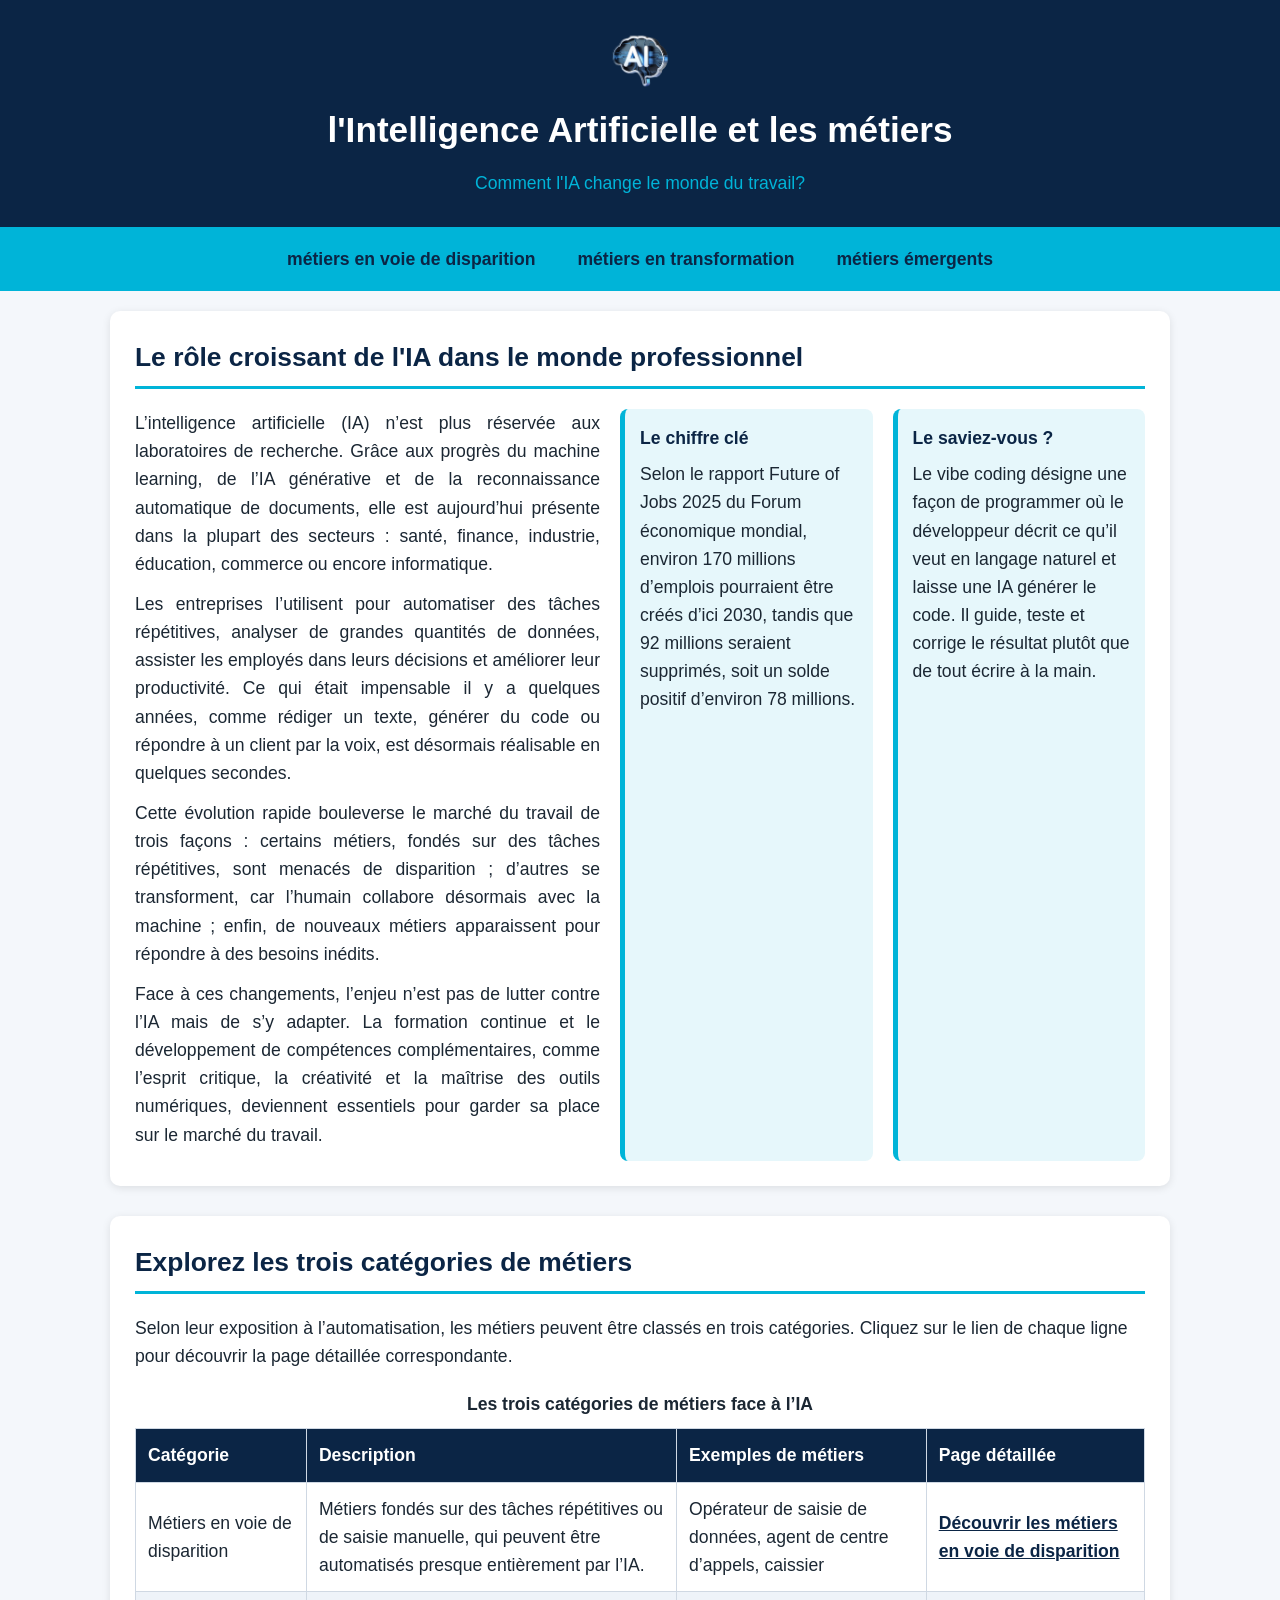
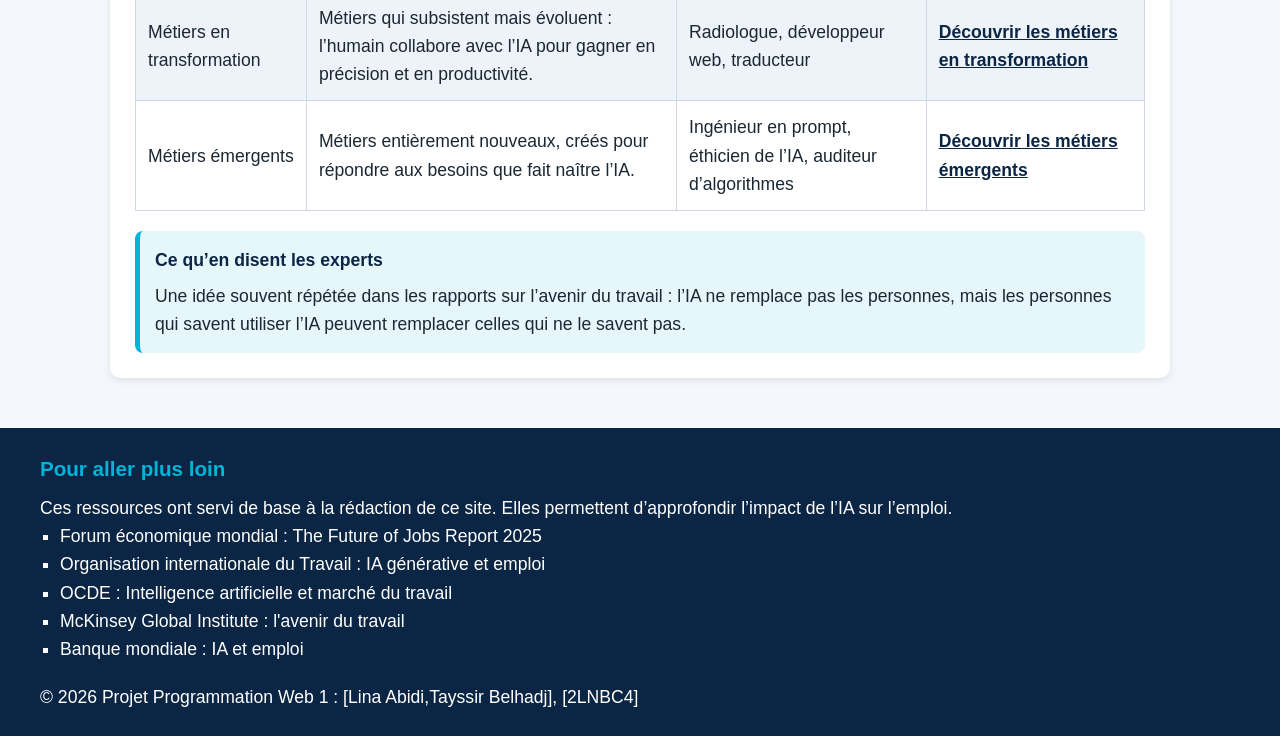
<file: index.html>
<!DOCTYPE html>
<html lang='fr'>
<head>
    <meta charset='utf-8'>
    <meta name='viewport' content='width=device-width, initial-scale=1'>
    <title>L’IA et les métiers</title>
    <link rel='stylesheet' href='style-index.css'>
</head>
<body>
    <header>
        <img src="./images/ai-logo-cutout.png" alt="Logo du site" class="logo">
        <h1>l'Intelligence Artificielle et les métiers</h1>
        <p>Comment l'IA change le monde du travail?</p>
    </header>
    <nav>
        <ul>
            <li><a href="disparition.html">métiers en voie de disparition</a></li>
            <li><a href="transformation.html">métiers en transformation</a></li>
            <li><a href="emergents.html">métiers émergents</a></li>
        </ul>
    </nav>
    <main>
        <section>
            <h2>Le rôle croissant de l'IA dans le monde professionnel</h2>
            <article>
                <p>L’intelligence artificielle (IA) n’est plus réservée aux laboratoires de recherche. Grâce aux progrès du machine learning, 
                    de l’IA générative et de la reconnaissance automatique de documents, elle est aujourd’hui présente dans la plupart 
                    des secteurs : santé, finance, industrie, éducation, commerce ou encore informatique.</p>
                    <p>Les entreprises l’utilisent pour automatiser des tâches répétitives, analyser de grandes quantités de données,
                         assister les employés dans leurs décisions et améliorer leur productivité. Ce qui était impensable il y a quelques années, 
                         comme rédiger un texte, générer du code ou
                         répondre à un client par la voix, est désormais réalisable en quelques secondes.</p>
                         <p>Cette évolution rapide bouleverse le marché du travail de trois façons : 
                            certains métiers, fondés sur des tâches répétitives, sont menacés de disparition ; d’autres se transforment, 
                            car l’humain collabore désormais avec la machine ; enfin, 
                            de nouveaux métiers apparaissent pour répondre à des besoins inédits.</p>
                            <p>Face à ces changements, l’enjeu n’est pas de lutter contre l’IA mais de s’y adapter. La formation continue et le développement de compétences
                                 complémentaires, comme l’esprit critique, la créativité et 
                                la maîtrise des outils numériques, deviennent essentiels pour garder sa place sur le marché du travail.</p>
            </article>
            <aside ><h4>Le chiffre clé</h4>
            <p>Selon le rapport Future of Jobs 2025 du Forum économique mondial, environ 170 millions d’emplois pourraient être créés d’ici 2030, tandis que 92 millions seraient supprimés, soit un solde positif d’environ 78 millions.
</p>
            </aside>
            <aside><h4>Le saviez-vous ?</h4>
            <p>Le vibe coding désigne une façon de programmer où le développeur décrit ce qu’il veut en
                 langage naturel et laisse une IA générer le code. 
                Il guide, teste et corrige le résultat plutôt que de tout écrire à la main.</p></aside>
        </section>
        <section>
            <h2>Explorez les trois catégories de métiers</h2>
            <p>Selon leur exposition à l’automatisation, les métiers peuvent être classés en trois catégories. 
                Cliquez sur le lien de chaque ligne pour découvrir la page détaillée correspondante.</p>
                <table > 
                    <caption>Les trois catégories de métiers face à l’IA</caption>
                    <thead>
                        <tr>
                            <th>Catégorie</th>
                            <th>Description</th>
                            <th>Exemples de métiers</th>
                            <th>Page détaillée</th>
                        </tr>
                    </thead>
                    <tbody>
                    <tr>
                        <td>Métiers en voie de disparition</td>
                        <td><p>Métiers fondés sur des tâches répétitives ou
                             de saisie manuelle,
                             qui peuvent être automatisés presque entièrement par l’IA.</p></td>
                        <td>Opérateur de saisie de données,
                             agent de centre d’appels, caissier</td>
                        <td><a href="disparition.html">Découvrir les métiers en voie de disparition </a></td>
                    </tr>
                    <tr>
                        <td>Métiers en transformation</td>
                        <td>Métiers qui subsistent mais évoluent : l’humain collabore 
                            avec l’IA pour gagner en précision et en productivité.</td>
                        <td>Radiologue, développeur web, traducteur</td>
                        <td><a href="transformation.html">Découvrir les métiers en transformation </a></td>
                    </tr>
                    <tr>
                        <td>Métiers émergents</td>
                        <td>Métiers entièrement nouveaux,
                             créés pour répondre aux besoins que fait naître l’IA.</td>
                        <td>Ingénieur en prompt, éthicien de l’IA, auditeur d’algorithmes</td>
                        <td><a href="emergents.html">Découvrir les métiers émergents </a></td>
                    </tr>
                </tbody>
                </table>
                <aside>
                    <h4>Ce qu’en disent les experts</h4>
                    <p>Une idée souvent répétée dans les rapports sur l’avenir du travail : l’IA ne remplace pas les personnes, mais les personnes qui savent utiliser l’IA peuvent remplacer celles qui ne le savent pas.
</p>
                </aside>
        </section>
    </main>
    <footer>
        <div>
        <h3>Pour aller plus loin</h3>
        <p>Ces ressources ont servi de base à la rédaction de ce site.
             Elles permettent d’approfondir l’impact de l’IA sur l’emploi.</p>
             <ul>
      <li>
        <a href="https://www.weforum.org/" target="_blank" rel="noopener">
          Forum économique mondial : The Future of Jobs Report 2025
        </a>
      </li>
      <li>
        <a href="https://www.ilo.org/" target="_blank" rel="noopener">
          Organisation internationale du Travail : IA générative et emploi
        </a>
      </li>
      <li>
        <a href="https://www.oecd.org/" target="_blank" rel="noopener">
          OCDE : Intelligence artificielle et marché du travail
        </a>
      </li>
      <li>
        <a href="https://www.mckinsey.com/" target="_blank" rel="noopener">
          McKinsey Global Institute : l'avenir du travail
        </a>
      </li>
      <li>
        <a href="https://www.worldbank.org/" target="_blank" rel="noopener">
          Banque mondiale : IA et emploi
        </a>
      </li>
    </ul></div>
    <div>
        <p>&copy; 2026 Projet Programmation Web 1 : [Lina Abidi,Tayssir Belhadj], [2LNBC4]</p>
    </div>
    </footer>
</body>
</html>
</file>
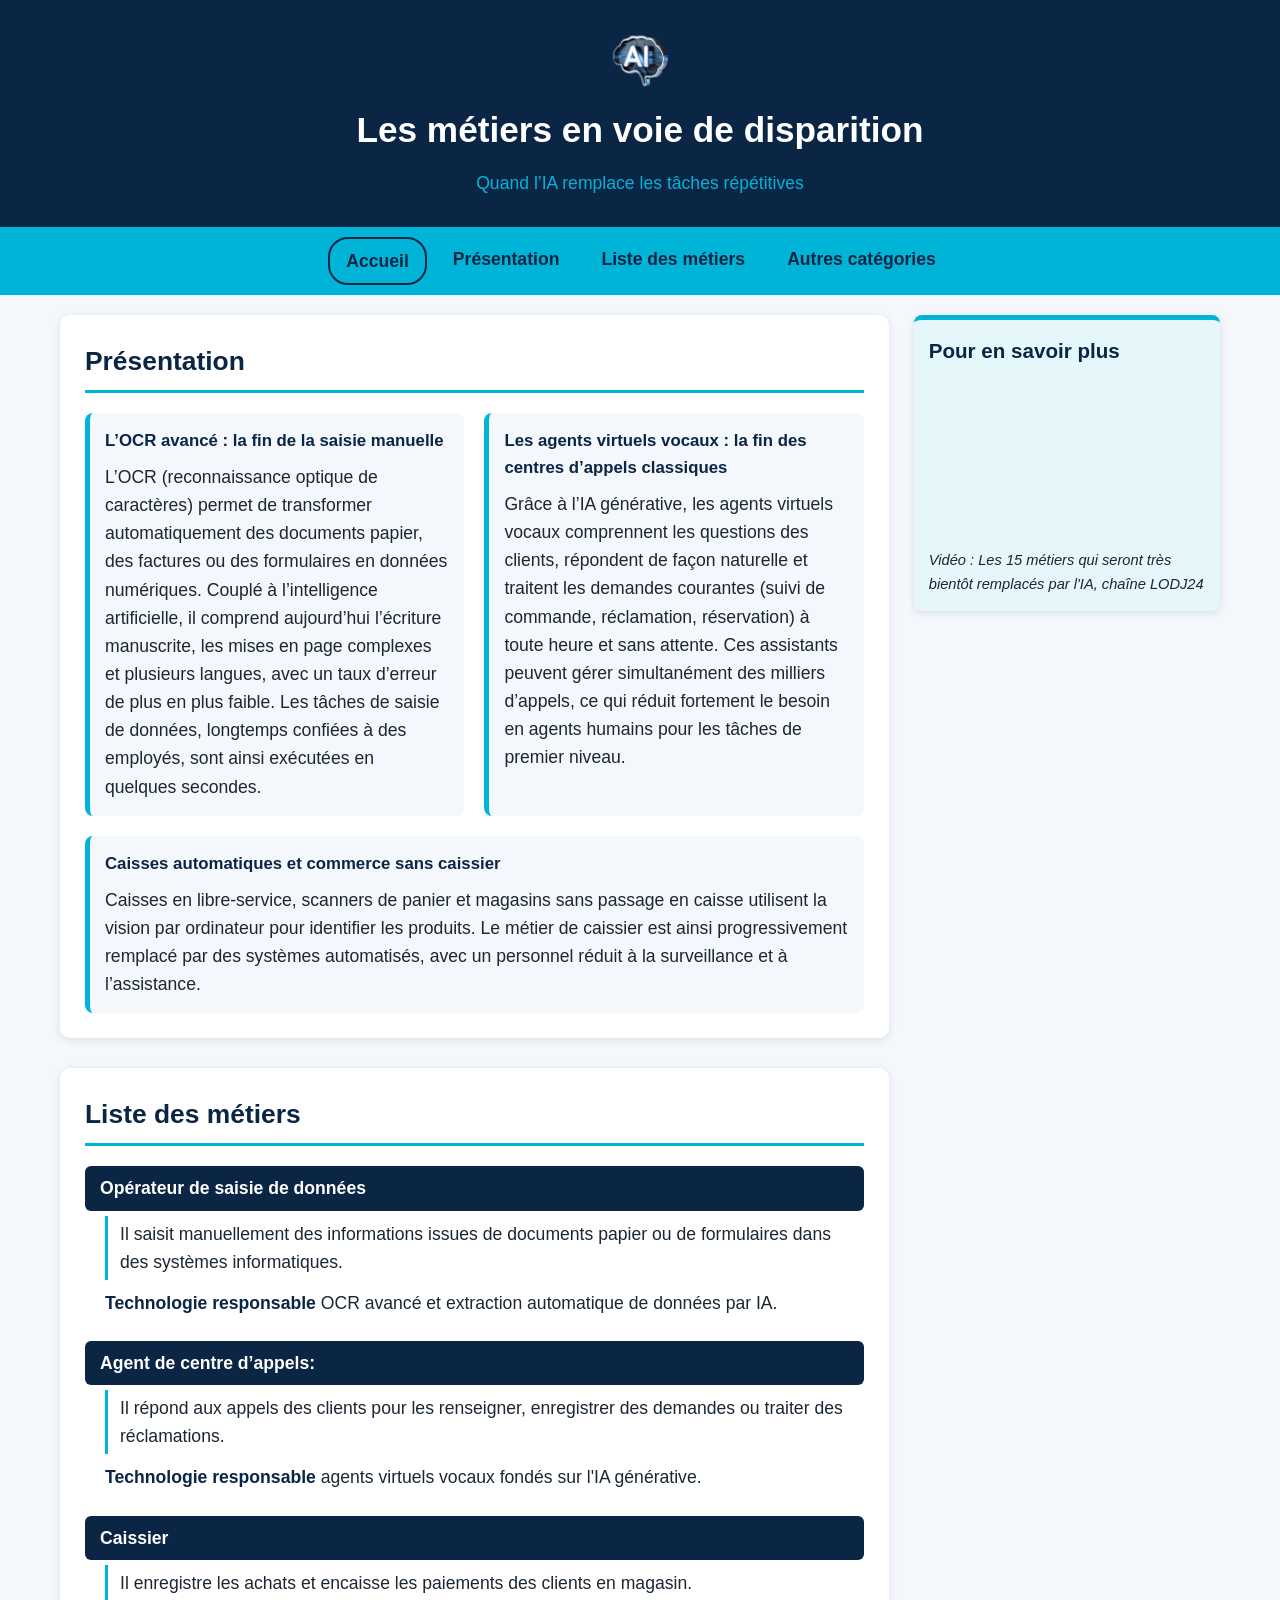
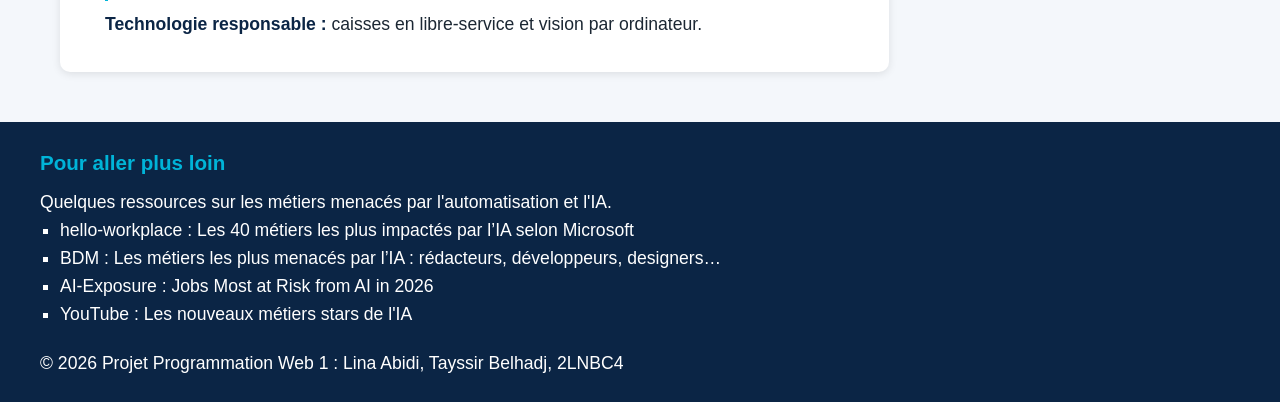
<file: disparition.html>
<!DOCTYPE html>
<html lang='fr'>
<head>
    <meta charset='utf-8'>
    <meta name='viewport' content='width=device-width, initial-scale=1'>
    <title>Métiers en voie de disparition </title>
    <link rel='stylesheet' href='style-categories.css'>
</head>
<body>
    <header>
        <img src="./images/ai-logo-cutout.png" alt="Logo du site" class="logo">
        <h1>Les métiers en voie de disparition</h1>
        <p>Quand l’IA remplace les tâches répétitives</p>
    </header>
    <nav>
        <ul>
            <li><a href="index.html">Accueil</a></li>
            <li><a href="#presentation">Présentation</a></li>
            <li><a href="#liste">Liste des métiers</a></li>
            <li><a href="transformation.html">Autres catégories</a></li>
        </ul>
    </nav>
    <main>
        <div>
    <section id="presentation">
        <h2>Présentation</h2>
        <article>
        <h3>L’OCR avancé : la fin de la saisie manuelle</h3>
        <p>L’OCR (reconnaissance optique de caractères) permet de transformer automatiquement des documents papier, des factures ou des 
            formulaires en données numériques. Couplé à l’intelligence artificielle, il comprend aujourd’hui l’écriture manuscrite, 
            les mises en page complexes et plusieurs langues, avec un taux d’erreur de plus en plus faible.
             Les tâches de saisie de données, longtemps confiées à des employés, sont ainsi exécutées en quelques secondes.</p>
        </article>
        <article>
            <h3>Les agents virtuels vocaux : la fin des centres d’appels classiques</h3>
            <p>Grâce à l’IA générative, les agents virtuels vocaux comprennent les questions des clients,
                 répondent de façon naturelle et traitent les demandes courantes (suivi de commande, réclamation, réservation)
                  à toute heure et sans attente. Ces assistants peuvent gérer simultanément des milliers d’appels, ce qui réduit
                 fortement le besoin en agents humains pour les tâches de premier niveau.</p>
        </article>
        <article>
            <h3>Caisses automatiques et commerce sans caissier</h3>
            <p>Caisses en libre-service, scanners de panier et magasins sans passage en caisse utilisent la vision par ordinateur pour identifier les produits. 
                Le métier de caissier est ainsi progressivement remplacé par des systèmes automatisés, avec un personnel réduit à la surveillance et à l’assistance.</p>
        </article>
    </section>
    <section id="liste">
        <h2>Liste des métiers</h2>
        <dl>
            <dt>Opérateur de saisie de données</dt>
            <dd>Il saisit manuellement des informations
                 issues de documents papier ou de formulaires dans 
                 des systèmes informatiques.</dd>
                 <dd><strong>Technologie responsable </strong> OCR avancé et extraction
            automatique de données par IA.</dd>
            <dt>Agent de centre d’appels:</dt>
            <dd>Il répond aux appels des clients pour les renseigner, enregistrer
            des demandes ou traiter des réclamations.</dd>
            <dd>
                <strong>Technologie responsable </strong> agents virtuels vocaux
            fondés sur l'IA générative.
            </dd>
            <dt>Caissier</dt>
            <dd>Il enregistre les achats et encaisse les paiements des clients en
            magasin.</dd>
            <dd>
                <strong>Technologie responsable :</strong> caisses en libre-service
            et vision par ordinateur.
            </dd>
        </dl>
    </section></div>
    <aside>
    <h3>Pour en savoir plus</h3>
    <iframe width="100%" src="https://www.youtube.com/embed/xiO8eTJX73w?si=bsoVnQgo_3bEn0ZY" title="Vidéo sur les métiers remplacés par l'IA"
     frameborder="0" allow="accelerometer; autoplay; clipboard-write; encrypted-media; gyroscope; picture-in-picture; web-share" referrerpolicy="strict-origin-when-cross-origin" allowfullscreen></iframe>
    <p><small>Vidéo : Les 15 métiers qui seront très bientôt remplacés par l'IA, chaîne LODJ24</small></p>
</aside>
</main>
<footer>
    <div>
        <h3>Pour aller plus loin</h3>
        <p>Quelques ressources sur les métiers menacés par l'automatisation et l'IA.</p>
        <ul>
            <li>
                <a href="https://www.helloworkplace.fr/metiers-impact-ia-microsoft/" target="_blank" rel="noopener">
                    hello-workplace : Les 40 métiers les plus impactés par l’IA selon Microsoft
                </a>
            </li>
            <li>
                <a href="https://www.blogdumoderateur.com/metiers-menaces-ia-redacteurs-developpeurs-designers/" target="_blank" rel="noopener">
                    BDM : Les métiers les plus menacés par l’IA : rédacteurs, développeurs, designers…
                </a>
            </li>
            <li>
                <a href="https://www.aiexposure.org/jobs-most-at-risk-from-ai" target="_blank" rel="noopener">
AI-Exposure : Jobs Most at Risk from AI in 2026</a>
            </li>
            <li>
                <a href="https://www.youtube.com/watch?v=1OGvTh7s0wU" target="_blank" rel="noopener">
                    YouTube : Les nouveaux métiers stars de l'IA

                </a>
            </li>
        </ul>
    </div>
    <div>
        <p>&copy; 2026 Projet Programmation Web 1 : Lina Abidi, Tayssir Belhadj, 2LNBC4</p>
    </div>
</footer>
</body>
</html>
</file>
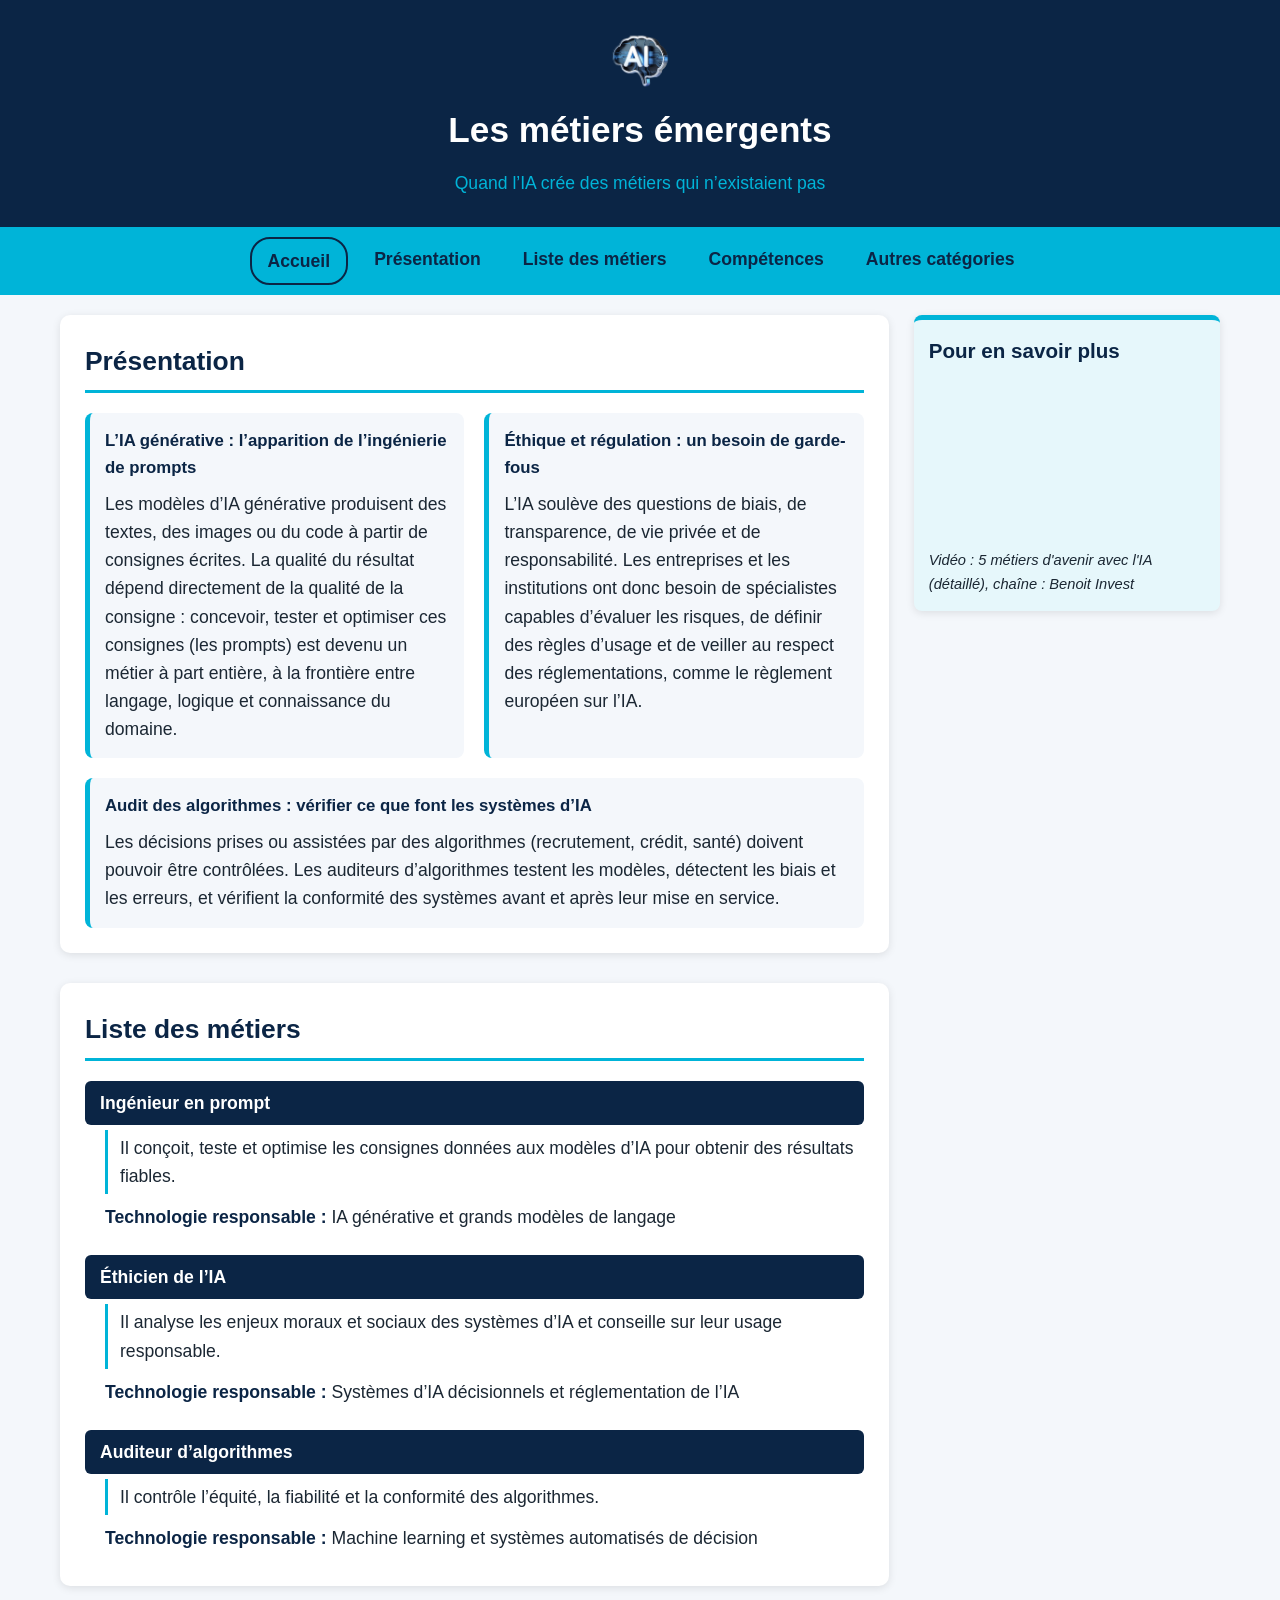
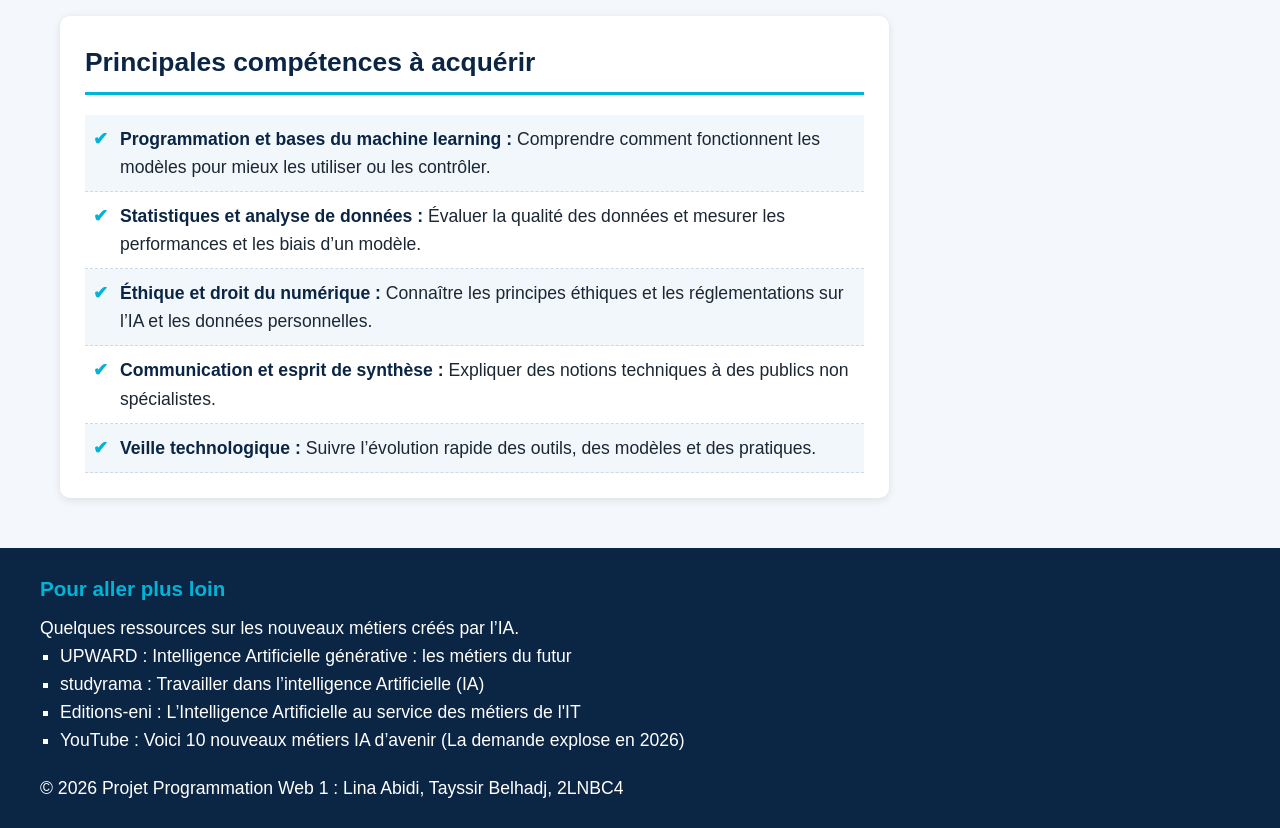
<file: emergents.html>
<!DOCTYPE html>
<html lang='fr'>
<head>
    <meta charset='utf-8'>
    <meta name='viewport' content='width=device-width, initial-scale=1'>
    <title>Métiers émergents</title>
    <link rel='stylesheet' href='style-categories.css'>
</head>
<body>
    <header>
        <img src="./images/ai-logo-cutout.png" alt="Logo du site" class="logo">
        <h1>Les métiers émergents</h1>
        <p>Quand l’IA crée des métiers qui n’existaient pas</p>
    </header>
    <nav>
        <ul>
            <li><a href="index.html">Accueil</a></li>
            <li><a href="#presentation">Présentation</a></li>
            <li><a href="#liste">Liste des métiers</a></li>
            <li><a href="#competences">Compétences</a></li>
            <li><a href="disparition.html">Autres catégories</a></li>
        </ul>
    </nav>
    <main>
        <div>
    <section id="presentation">
        <h2>Présentation</h2>
        <article>
        <h3>L’IA générative : l’apparition de l’ingénierie de prompts</h3>
        <p>Les modèles d’IA générative produisent des textes, des images ou du code
             à partir de consignes écrites. La qualité du résultat dépend directement de la qualité de la consigne : concevoir, tester et optimiser ces consignes (les prompts) est devenu un métier à part entière, 
            à la frontière entre langage, logique et connaissance du domaine.</p>
        </article>
        <article>
            <h3>Éthique et régulation : un besoin de garde-fous</h3>
            <p>L’IA soulève des questions de biais, de transparence, de vie privée et de responsabilité. Les entreprises et les institutions ont donc besoin de spécialistes capables d’évaluer les risques, de définir des règles d’usage
                 et de veiller au respect des réglementations, comme le règlement européen sur l’IA.</p>
        </article>
        <article>
            <h3>Audit des algorithmes : vérifier ce que font les systèmes d’IA</h3>
            <p>Les décisions prises ou assistées par des algorithmes (recrutement, crédit, santé) doivent pouvoir être contrôlées. Les auditeurs d’algorithmes testent les modèles, 
                détectent les biais et les erreurs, et vérifient la conformité des systèmes avant et après leur mise en service.</p>
        </article>
    </section>
    <section id="liste">
        <h2>Liste des métiers</h2>
        <dl>
            <dt>Ingénieur en prompt</dt>
            <dd>Il conçoit, teste et optimise les consignes
                 données aux modèles d’IA pour obtenir des résultats fiables.</dd>
            <dd><strong>Technologie responsable : </strong> 
                    IA générative et grands modèles de langage</dd>
            <dt>Éthicien de l’IA</dt>
            <dd>Il analyse les enjeux moraux et sociaux des systèmes d’IA et conseille sur leur usage responsable.</dd>
            <dd>
                <strong>Technologie responsable : </strong> 
Systèmes d’IA décisionnels et réglementation de l’IA            </dd>
            <dt>Auditeur d’algorithmes</dt>
            <dd>Il contrôle l’équité, la fiabilité et la conformité des algorithmes.</dd>
            <dd>
                <strong>Technologie responsable : </strong> 
                Machine learning et systèmes automatisés de décision
            </dd>
        </dl>
    </section>
    <section id="competences">
        <h2>Principales compétences à acquérir</h2>
        <ul>
            <li><strong>Programmation et bases du machine learning : </strong>Comprendre comment fonctionnent les modèles pour mieux les utiliser ou les contrôler.</li>
            <li><strong>Statistiques et analyse de données : </strong>Évaluer la qualité des données et mesurer les performances et les biais d’un modèle.</li>
            <li><strong>Éthique et droit du numérique : </strong>Connaître les principes éthiques et les réglementations sur l’IA et les données personnelles.</li>
            <li><strong>Communication et esprit de synthèse : </strong>Expliquer des notions techniques à des publics non spécialistes.</li>
            <li><strong>Veille technologique : </strong>Suivre l’évolution rapide des outils, des modèles et des pratiques.</li>
        </ul>
    </section>
</div>
    <aside>
    <h3>Pour en savoir plus</h3>
<iframe width="560" height="315" src="https://www.youtube.com/embed/1PEgDy7wGMM?si=3QyxNwwBjnfKhgxg" title="5 métiers d'avenir avec l'IA (détaillé)"  allow="accelerometer; autoplay; clipboard-write; encrypted-media; gyroscope; picture-in-picture; web-share" referrerpolicy="strict-origin-when-cross-origin" allowfullscreen></iframe>    
<p><small>Vidéo : 5 métiers d'avenir avec l'IA (détaillé), chaîne : Benoit Invest</small></p>
</aside>
</main>
<footer>
    <div>
        <h3>Pour aller plus loin</h3>
<p>Quelques ressources sur les nouveaux métiers créés par l’IA.</p>
        <ul>
            <li>
                <a href="https://www.groupe-upward.fr/blog/les-nouveaux-metiers-de-lia/" target="_blank" rel="noopener">
                    UPWARD : Intelligence Artificielle générative : les métiers du futur
                </a>
            </li>
            <li>
                <a href="https://www.studyrama.com/formations/fiches-metiers/intelligence-artificielle-ia" target="_blank" rel="noopener">
                    studyrama : Travailler dans l’intelligence Artificielle (IA) 
                </a>
            </li>
            <li>
                <a href="https://www.editions-eni.fr/livre/l-intelligence-artificielle-au-service-des-metiers-de-l-it-comprendre-et-maitriser-la-revolution-ia-9782409049699/les-nouveaux-metiers-de-l-ia-pour-l-it" target="_blank" rel="noopener">
Editions-eni : L’Intelligence Artificielle au service des métiers de l'IT</a>
            </li>
            <li>
                <a href="https://youtu.be/6L7XD5pvfP8?si=LYRB3wzYgCZgABPp" target="_blank" rel="noopener">
                    YouTube : Voici 10 nouveaux métiers IA d’avenir (La demande explose en 2026)
                </a>
            </li>
        </ul>
    </div>
    <div>
        <p>&copy; 2026 Projet Programmation Web 1 : Lina Abidi, Tayssir Belhadj, 2LNBC4</p>
    </div>
</footer>
</body>
</html>
</file>
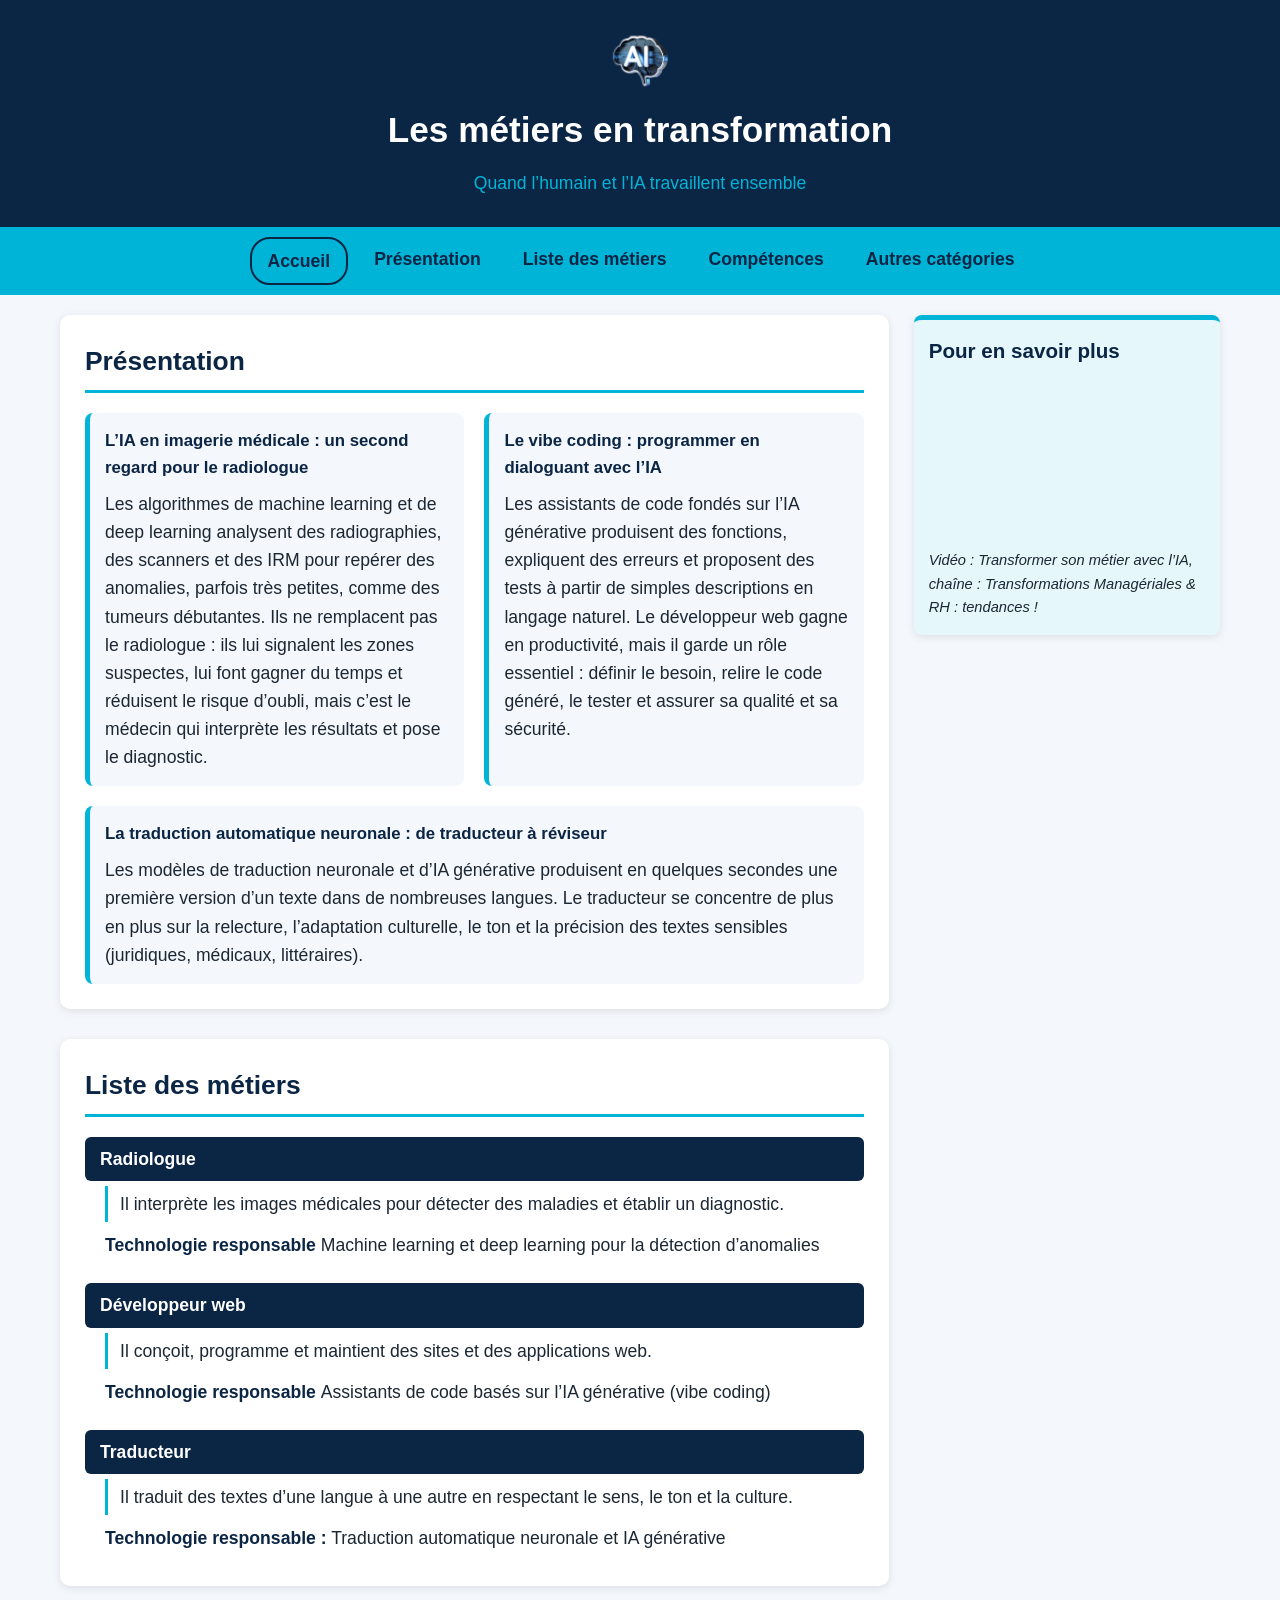
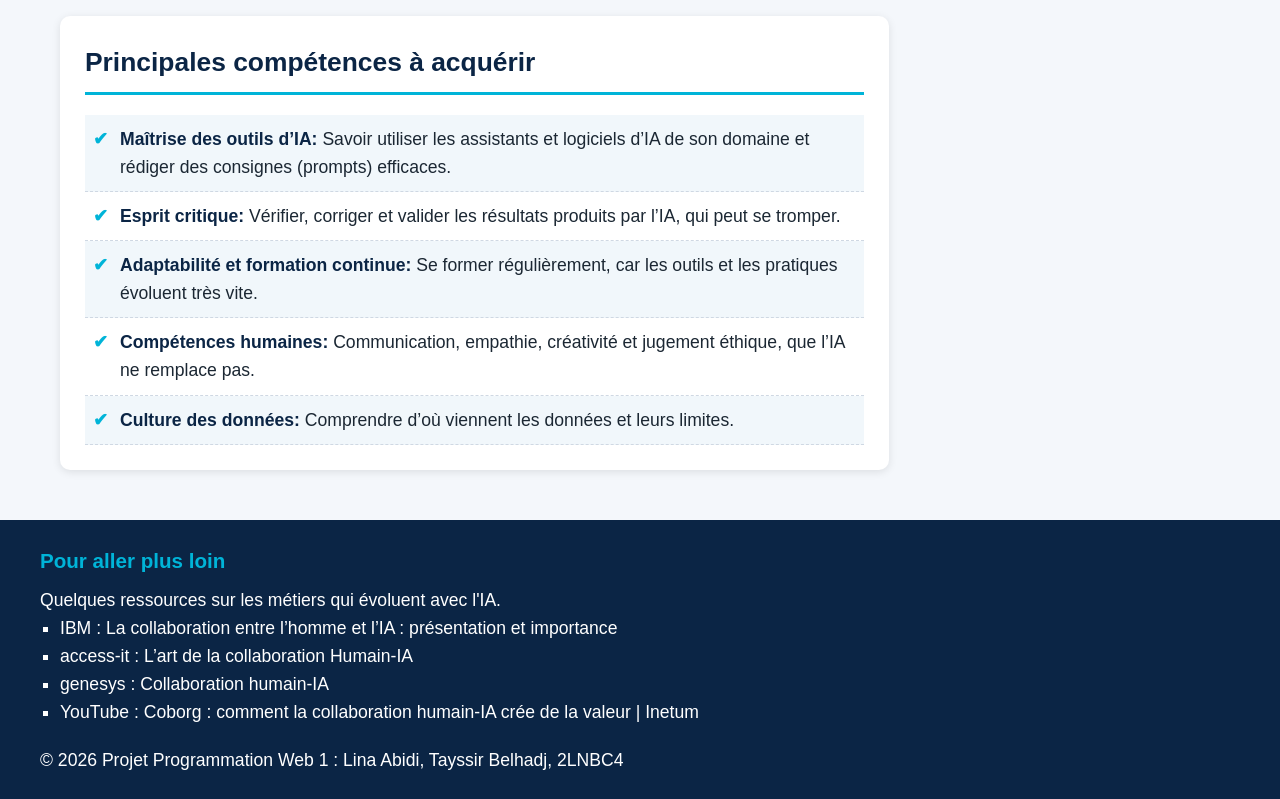
<file: transformation.html>
<!DOCTYPE html>
<html lang='fr'>
<head>
    <meta charset='utf-8'>
    <meta name='viewport' content='width=device-width, initial-scale=1'>
    <title>Métiers en transformation</title>
    <link rel='stylesheet' href='style-categories.css'>
</head>
<body>
    <header>
        <img src="./images/ai-logo-cutout.png" alt="Logo du site" class="logo">
        <h1>Les métiers en transformation</h1>
        <p>Quand l’humain et l’IA travaillent ensemble</p>
    </header>
    <nav>
        <ul>
            <li><a href="index.html">Accueil</a></li>
            <li><a href="#presentation">Présentation</a></li>
            <li><a href="#liste">Liste des métiers</a></li>
            <li><a href="#competences">Compétences</a></li>
            <li><a href="emergents.html">Autres catégories</a></li>
        </ul>
    </nav>
    <main>
        <div>
    <section id="presentation">
        <h2>Présentation</h2>
        <article>
        <h3>L’IA en imagerie médicale : un second regard pour le radiologue</h3>
        <p>Les algorithmes de machine learning et de deep learning analysent des radiographies,
             des scanners et des IRM pour repérer des anomalies, parfois très petites, comme des tumeurs débutantes.
              Ils ne remplacent pas le radiologue : ils lui signalent les zones suspectes, lui font gagner du temps et réduisent le risque d’oubli,
             mais c’est le médecin qui interprète les résultats et pose le diagnostic.</p>
        </article>
        <article>
            <h3>Le vibe coding : programmer en dialoguant avec l’IA</h3>
            <p>Les assistants de code fondés sur l’IA générative produisent des fonctions, 
                expliquent des erreurs et proposent des tests à partir de simples descriptions en langage naturel.
                 Le développeur web gagne en productivité, mais il garde un rôle essentiel : définir le besoin,
                 relire le code généré, le tester et assurer sa qualité et sa sécurité.</p>
        </article>
        <article>
            <h3>La traduction automatique neuronale : de traducteur à réviseur</h3>
            <p>Les modèles de traduction neuronale et d’IA générative produisent en quelques secondes
                 une première version d’un texte dans de nombreuses langues. Le traducteur se concentre 
                 de plus en plus sur la relecture, l’adaptation culturelle, 
                le ton et la précision des textes sensibles (juridiques, médicaux, littéraires).</p>
        </article>
    </section>
    <section id="liste">
        <h2>Liste des métiers</h2>
        <dl>
            <dt>Radiologue</dt>
            <dd>Il interprète 
                les images médicales pour détecter des maladies et établir
                 un diagnostic.</dd>
            <dd><strong>Technologie responsable </strong> 
                    Machine learning et deep learning pour la détection d’anomalies</dd>
            <dt>Développeur web</dt>
            <dd>Il conçoit, programme et maintient des sites et des applications web.</dd>
            <dd>
                <strong>Technologie responsable </strong> 
                Assistants de code basés sur l’IA générative (vibe coding)
            </dd>
            <dt>Traducteur</dt>
            <dd>Il traduit des textes d’une langue à une
                 autre en respectant le sens, le ton et la culture.</dd>
            <dd>
                <strong>Technologie responsable :</strong> 
                Traduction automatique neuronale et IA générative
            </dd>
        </dl>
    </section>
    <section id="competences">
        <h2>Principales compétences à acquérir</h2>
        <ul>
            <li><strong>Maîtrise des outils d’IA: </strong>Savoir utiliser les assistants et logiciels d’IA de son domaine et rédiger des consignes (prompts) efficaces.</li>
            <li><strong>Esprit critique: </strong>Vérifier, corriger et valider les résultats produits par l’IA, qui peut se tromper.</li>
            <li><strong>Adaptabilité et formation continue: </strong>Se former régulièrement, car les outils et les pratiques évoluent très vite.</li>
            <li><strong>Compétences humaines: </strong>Communication, empathie, créativité et jugement éthique, que l’IA ne remplace pas.</li>
            <li><strong>Culture des données: </strong>Comprendre d’où viennent les données et leurs limites.</li>
        </ul>
    </section>
</div>
    <aside>
    <h3>Pour en savoir plus</h3>
    <iframe width="560" height="315" src="https://www.youtube.com/embed/iJiBai7OUQY?si=qyNu_I4lWMM3gi3c" title="Transformer son métier avec l’IA"
      allow="accelerometer; autoplay; clipboard-write; encrypted-media; gyroscope; picture-in-picture; web-share" referrerpolicy="strict-origin-when-cross-origin" allowfullscreen></iframe>
    <p><small>Vidéo : Transformer son métier avec l’IA, chaîne : Transformations Managériales & RH : tendances !</small></p>
</aside>
</main>
<footer>
    <div>
        <h3>Pour aller plus loin</h3>
<p>Quelques ressources sur les métiers qui évoluent avec l'IA.</p>
        <ul>
            <li>
                <a href="https://www.ibm.com/fr-fr/think/topics/human-ai-collaboration" target="_blank" rel="noopener">
                    IBM : La collaboration entre l’homme et l’IA : présentation et importance
                </a>
            </li>
            <li>
                <a href="https://www.access-it.fr/actualite/collaboration-humain-intelligence-artificielle/" target="_blank" rel="noopener">
                    access-it : L’art de la collaboration Humain-IA
                </a>
            </li>
            <li>
                <a href="https://www.genesys.com/fr-fr/definitions/what-is-human-ai-collaboration" target="_blank" rel="noopener">
genesys : Collaboration humain-IA</a>
            </li>
            <li>
                <a href="https://www.youtube.com/watch?v=Tk6fO0ZQkF0" target="_blank" rel="noopener">
                    YouTube : Coborg : comment la collaboration humain-IA crée de la valeur | Inetum
                </a>
            </li>
        </ul>
    </div>
    <div>
        <p>&copy; 2026 Projet Programmation Web 1 : Lina Abidi, Tayssir Belhadj, 2LNBC4</p>
    </div>
</footer>
</body>
</html>
</file>
<file: style-index.css>
:root {
  --principale: #0b2545;
  --accent: #00b4d8;
  --fond: #f4f7fb;
  --texte: #1b2733;
  --blanc: #ffffff;
}
* {
  margin: 0;
  padding: 0;
  box-sizing: border-box;
}
body{
    font-family: Arial, Helvetica, sans-serif;
    background-color: var(--fond);
    color: var(--texte);
    line-height: 1.6;
}
header{
    display: flex;
    flex-direction: column;
    align-items: center;
    text-align: center;
    gap: 10px;
    background-color: var(--principale);
    color: var(--blanc);
    padding: 30px 20px;
    animation: apparition 1.2s ease-in;
}
.logo{
    width: 100px;
    transition: transform 0.4s;
}
.logo:hover{
    transform: scale(1.15) rotate(5deg);
}
header h1{
    font-size: 2.2rem;
}
header p{
    color: var(--accent);
    font-size: 1.1rem;
}
nav{
    background-color: var(--accent);
}
nav ul {
  display: flex;
  justify-content: center;
  flex-wrap: wrap;
  gap: 10px;
  list-style: none;
  padding: 10px;
}

nav a {
  display: block;
  text-decoration: none;
  color: var(--principale);
  font-weight: bold;
  padding: 8px 16px;
  border-radius: 20px;
  transition: background-color 0.3s, color 0.3s;
}
nav a:hover {
  background-color: var(--principale);
  color: var(--blanc);
}
main {
  max-width: 1100px;
  margin: 0 auto;
  padding: 20px;
}

section {
  display: flex;
  flex-wrap: wrap;
  gap: 20px;
  background-color: var(--blanc);
  padding: 25px;
  margin-bottom: 30px;
  border-radius: 10px;
  box-shadow: 0 2px 8px rgba(0, 0, 0, 0.1);
}

section > h2 {
  flex: 0 0 100%;
  color: var(--principale);
  border-bottom: 3px solid var(--accent);
  padding-bottom: 8px;
}

section > p {
  flex: 0 0 100%;
}

article {
  flex: 2 1 400px;
}

article p {
  margin-bottom: 12px;
  text-align: justify;
}

aside {
  flex: 1 1 220px;
  background-color: #e6f7fb;
  border-left: 5px solid var(--accent);
  padding: 15px;
  border-radius: 8px;
  transition: transform 0.3s;
}

aside:hover {
  transform: translateY(-5px);
}

aside h4 {
  color: var(--principale);
  margin-bottom: 8px;
}
table {
  flex: 0 0 100%;
  width: 100%;
  border-collapse: collapse;
}

caption {
  font-weight: bold;
  margin-bottom: 10px;
}

th,
td {
  padding: 12px;
  border: 1px solid #cfd8e3;
  text-align: left;
}

th {
  background-color: var(--principale);
  color: var(--blanc);
}

tbody tr:nth-child(even) {
  background-color: #eef3f9;
}

tbody tr:hover {
  background-color: #d9f3fa;
}

td a {
  color: var(--principale);
  font-weight: bold;
}

td a:hover {
  color: var(--accent);
}
footer {
  display: flex;
  justify-content: space-between;
  flex-wrap: wrap;
  gap: 20px;
  background-color: var(--principale);
  color: var(--blanc);
  padding: 25px 40px;
}

footer h3 {
  color: var(--accent);
  margin-bottom: 8px;
}

footer ul {
  list-style: square;
  padding-left: 20px;
}

footer a[href^="http"] {
  color: var(--blanc);
  text-decoration: none;
}

footer a[href^="http"]:hover {
  color: var(--accent);
  text-decoration: underline;
}

footer > div:last-child {
  align-self: flex-end;
}
@keyframes apparition {
  from {
    opacity: 0;
    transform: translateY(-20px);
  }
  to {
    opacity: 1;
    transform: translateY(0);
  }
}
@media (max-width: 768px) {
  header h1 {
    font-size: 1.5rem;
  }

  nav ul {
    flex-direction: column;
    align-items: center;
  }

  section {
    padding: 15px;
  }

  article,
  aside {
    flex-basis: 100%;
  }

  table {
    display: block;
    overflow-x: auto;
  }

  footer {
    flex-direction: column;
    padding: 20px;
  }

  footer > div:last-child {
    align-self: flex-start;
  }
}

@media (min-width: 1200px) {
  body {
    font-size: 1.1rem;
  }
}
</file>
<file: style-categories.css>
:root {
  --principale: #0b2545;
  --accent: #00b4d8;
  --fond: #f4f7fb;
  --texte: #1b2733;
  --blanc: #ffffff;
}

* {
  margin: 0;
  padding: 0;
  box-sizing: border-box;
}

html {
  scroll-behavior: smooth;
}

body {
  font-family: Arial, Helvetica, sans-serif;
  background-color: var(--fond);
  color: var(--texte);
  line-height: 1.6;
}
header {
  display: flex;
  flex-direction: column;
  align-items: center;
  text-align: center;
  gap: 10px;
  background-color: var(--principale);
  color: var(--blanc);
  padding: 30px 20px;
  animation: apparition 1.2s ease-in;
}

.logo {
  width: 100px;
  transition: transform 0.4s;
}

.logo:hover {
  transform: scale(1.15) rotate(5deg);
}

header h1 {
  font-size: 2.2rem;
}

header p {
  color: var(--accent);
  font-size: 1.1rem;
}

nav {
  background-color: var(--accent);
  position: sticky;
  top: 0;
  z-index: 10;
}

nav ul {
  display: flex;
  justify-content: center;
  flex-wrap: wrap;
  gap: 10px;
  list-style: none;
  padding: 10px;
}

nav a {
  display: block;
  text-decoration: none;
  color: var(--principale);
  font-weight: bold;
  padding: 8px 16px;
  border-radius: 20px;
  transition: background-color 0.3s, color 0.3s;
}

nav a:hover {
  background-color: var(--principale);
  color: var(--blanc);
}

nav li:first-child a {
  border: 2px solid var(--principale);
}
main {
  display: flex;
  align-items: flex-start;
  gap: 25px;
  max-width: 1200px;
  margin: 0 auto;
  padding: 20px;
}

main > div {
  flex: 3;
}

main > aside {
  flex: 1;
  position: sticky;
  top: 70px;
  background-color: #e6f7fb;
  border-top: 5px solid var(--accent);
  padding: 15px;
  border-radius: 8px;
  box-shadow: 0 2px 8px rgba(0, 0, 0, 0.1);
}

main > aside h3 {
  color: var(--principale);
  margin-bottom: 10px;
}

main > aside small {
  display: block;
  margin-top: 8px;
  font-style: italic;
}

iframe {
  width: 100%;
  aspect-ratio: 16 / 9;
  height: auto;
  border: none;
  border-radius: 8px;
}
section {
  background-color: var(--blanc);
  padding: 25px;
  margin-bottom: 30px;
  border-radius: 10px;
  box-shadow: 0 2px 8px rgba(0, 0, 0, 0.1);
}

section > h2 {
  color: var(--principale);
  border-bottom: 3px solid var(--accent);
  padding-bottom: 8px;
  margin-bottom: 20px;
}

#presentation {
  display: flex;
  flex-wrap: wrap;
  gap: 20px;
}

#presentation > h2 {
  flex: 0 0 100%;
  margin-bottom: 0;
}

article {
  flex: 1 1 250px;
  background-color: var(--fond);
  border-left: 5px solid var(--accent);
  padding: 15px;
  border-radius: 8px;
  transition: transform 0.3s, box-shadow 0.3s;
}

article:hover {
  transform: translateY(-5px);
  box-shadow: 0 6px 14px rgba(0, 0, 0, 0.15);
}

article h3 {
  color: var(--principale);
  font-size: 1.05rem;
  margin-bottom: 8px;
}
dl {
  display: flex;
  flex-direction: column;
  gap: 5px;
}

dt {
  background-color: var(--principale);
  color: var(--blanc);
  font-weight: bold;
  padding: 8px 15px;
  margin-top: 15px;
  border-radius: 6px;
}

dt:first-of-type {
  margin-top: 0;
}

dd {
  margin-left: 20px;
  padding: 4px 0;
}

dt + dd {
  border-left: 3px solid var(--accent);
  padding-left: 12px;
}

dd strong {
  color: var(--principale);
}

dd:last-of-type {
  margin-bottom: 5px;
}
#competences ul {
  list-style: none;
}

#competences li {
  position: relative;
  padding: 10px 10px 10px 35px;
  border-bottom: 1px dashed #cfd8e3;
}

#competences li::before {
  content: "✔";
  position: absolute;
  left: 8px;
  color: var(--accent);
  font-weight: bold;
}

#competences li:nth-child(odd) {
  background-color: #f1f7fb;
}

#competences li:hover {
  background-color: #d9f3fa;
}

#competences strong {
  color: var(--principale);
}
footer {
  display: flex;
  justify-content: space-between;
  flex-wrap: wrap;
  gap: 20px;
  background-color: var(--principale);
  color: var(--blanc);
  padding: 25px 40px;
}

footer h3 {
  color: var(--accent);
  margin-bottom: 8px;
}

footer ul {
  list-style: square;
  padding-left: 20px;
}

footer a[href^="http"] {
  color: var(--blanc);
  text-decoration: none;
}

footer a[href^="http"]:hover {
  color: var(--accent);
  text-decoration: underline;
}

footer > div:last-child {
  align-self: flex-end;
}
@keyframes apparition {
  from {
    opacity: 0;
    transform: translateY(-20px);
  }
  to {
    opacity: 1;
    transform: translateY(0);
  }
}
@media (max-width: 900px) {
  main {
    flex-direction: column;
  }

  main > div,
  main > aside {
    flex: none;
    width: 100%;
  }

  main > aside {
    position: static;
  }
}

@media (max-width: 600px) {
  header h1 {
    font-size: 1.5rem;
  }

  nav ul {
    flex-direction: column;
    align-items: center;
  }

  section {
    padding: 15px;
  }

  footer {
    flex-direction: column;
    padding: 20px;
  }

  footer > div:last-child {
    align-self: flex-start;
  }
}

@media (min-width: 1200px) {
  body {
    font-size: 1.1rem;
  }
}
</file>
